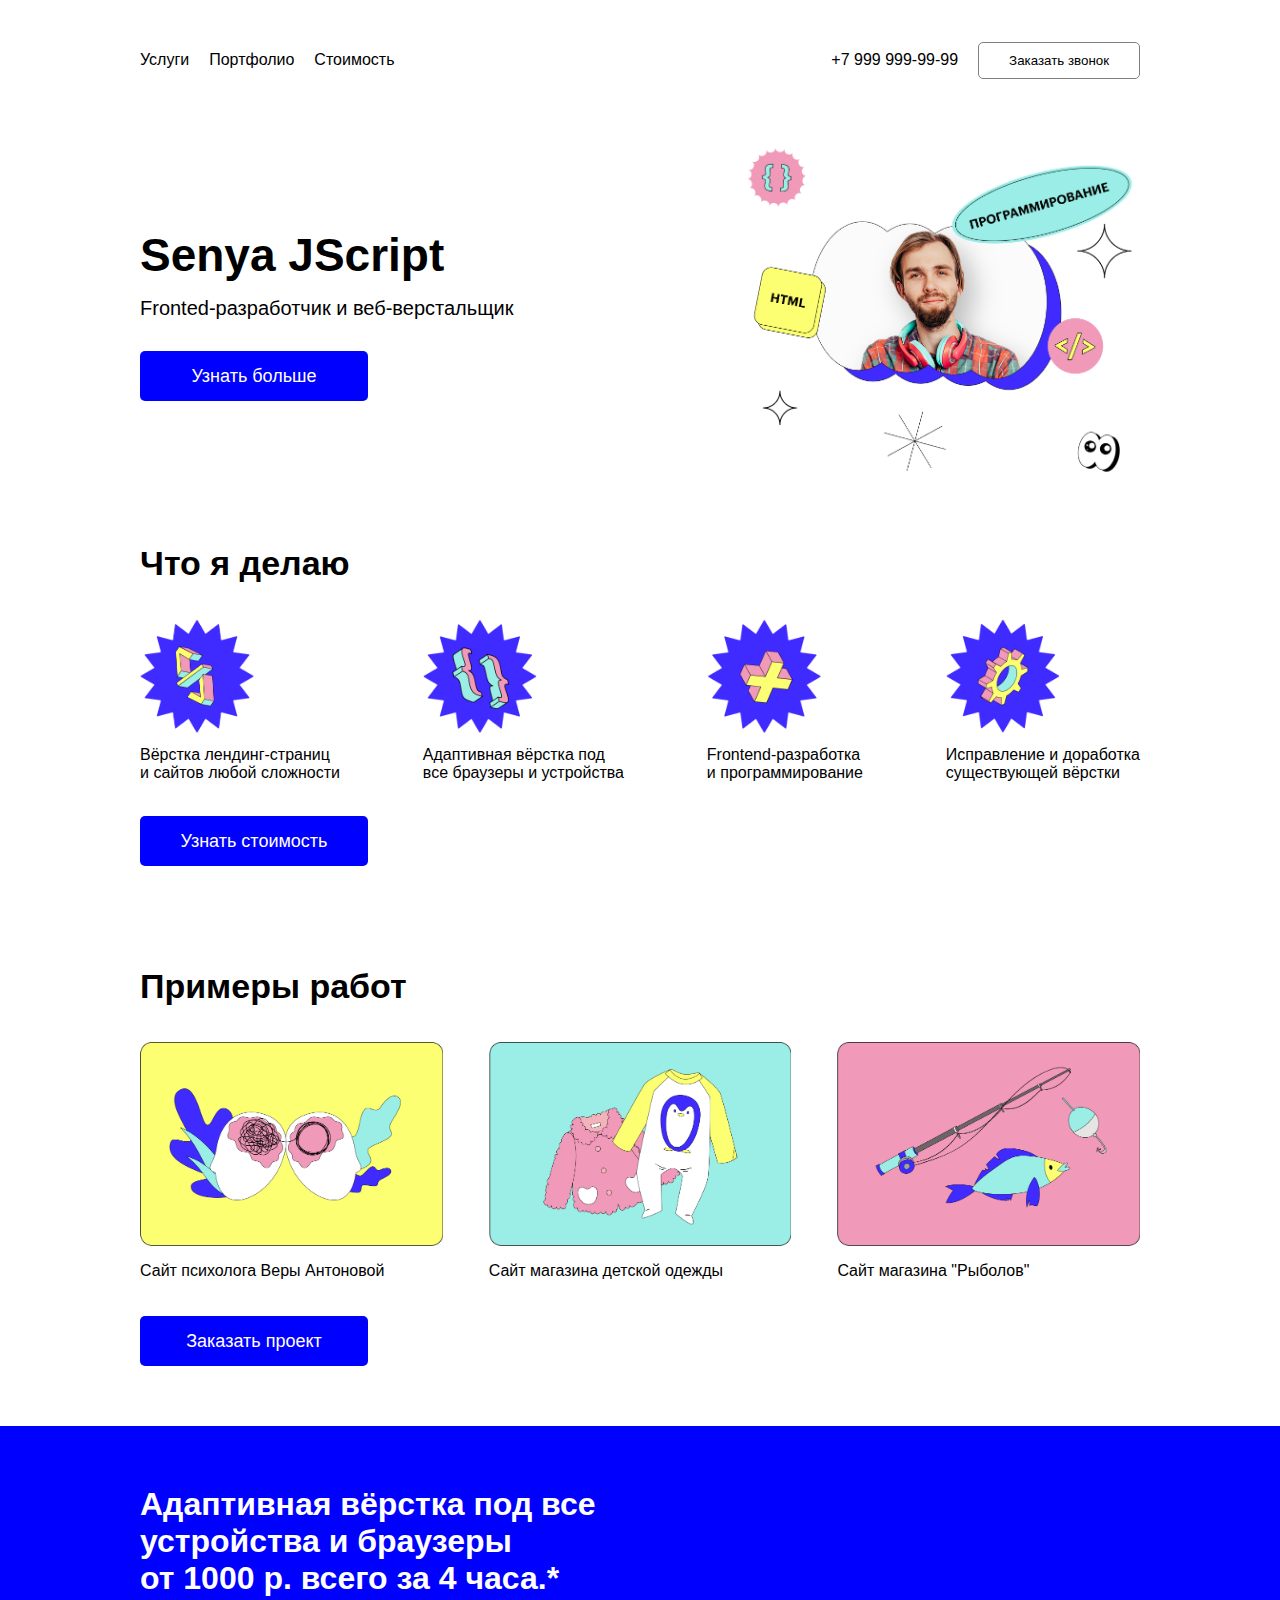
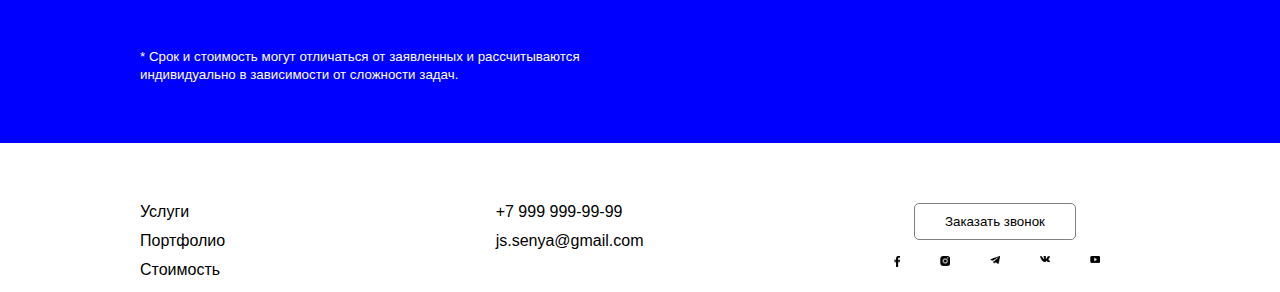
<file: intensive/index.html>
<!DOCTYPE html>
<html>
<head>
    <meta charset="UTF-8">
    <meta http-equiv="X-UA-Compatible" content="IE=edge">
    <meta name="viewport" content="width=device-width, initial-scale=1.0">
    <title>Course Senya JScript</title>
    <style>
        html, body {
            font-family: Arial, Helvetica, sans-serif;
            margin: 0;
            padding: 0;
            width: 100%;
            height: 100%;
        }
        .fixed-container {
            width: 1000px;
            margin: 0 auto 0 auto;
        }
        header {
            height: 120px;
            display: flex;
            justify-content: space-between;
            align-items: center;
        }
        nav {
            display: flex;
            align-items: center;
        }
        nav a {
            margin-right: 20px;
            color: black;
            text-decoration: none;
        }
        nav a:hover {
            text-decoration: underline;
        }
        .phone-button {
            display: flex;
            align-items: center;
            justify-content: flex-end;
        }
        .light-button {
            margin-left: 20px;
            border: 1px solid gray;
            background-color: transparent;
            border-radius: 5px;
            padding: 10px 30px 10px 30px;
            cursor: pointer;
        }


        .first-block {
            height: 386px;
            background-image: url('./img/man.png');
            background-size: 400px;
            background-repeat: no-repeat;
            background-position: right center;
            display: flex;
            flex-direction: column;
            justify-content: center;
            align-items: left;
        }
        h1 {
            font-size: 46px;
            line-height: 58px;
            margin: 0;
            margin-bottom: 10px;
        }
        .first-description {
            font-size: 20px;
            line-height: 29px;
            margin-bottom: 28px;
        }
        .first-block button {
            width: 228px;
            margin-left: 0;
            border: 1px blue;
            background-color: blue;
            color: white;
            border-radius: 5px;
            padding: 15px 40px 15px 40px;
            font-size: 18px;
            line-height: 20px;
            cursor: pointer;
        }
        
        .services-block {
            margin-bottom: 91px;
        }
        h2 {
            margin-bottom: 26px;
            font-size: 34px;
            line-height: 59px;
        }
        .services-list {
            display: flex;
            justify-content: space-between;
            margin: 20px 0 34px 0;
        }
        .services-list div {
            padding-top: 127px;
            background-size: 114px;
            background-repeat: no-repeat;
            background-position: left top;
        }
        .services-block button {
            width: 228px;
            margin-left: 0;
            border: 1px blue;
            background-color: blue;
            color: white;
            border-radius: 5px;
            padding: 15px 40px 15px 40px;
            font-size: 18px;
            line-height: 20px;
            cursor: pointer;
        }
        .service-1 {
            background-image: url('./img/1.png');
        }

        .service-2 {
            background-image: url('./img/2.png');
        }

        .service-3 {
            background-image: url('./img/3.png');
        }

        .service-4 {
            background-image: url('./img/4.png');
        }

        
        .site-list {
            display: flex;
            justify-content: space-between;
            margin: 20px 0 20px 0;
        }
        .site-list div {
            width: 302.61px;
            height: 33.97px;
            padding-top: 220px;
            background-size: contain;
            background-repeat: no-repeat;
            background-position: left top;
        }
        .site-block button {
            width: 228px;
            margin-left: 0;
            border: 1px blue;
            background-color: blue;
            color: white;
            border-radius: 5px;
            padding: 15px 40px 15px 40px;
            font-size: 18px;
            line-height: 20px;
            cursor: pointer;
        }
        .site-1 {
            background-image: url('./img/e1.png');
        }

        .site-2 {
            background-image: url('./img/e2.png');
        }

        .site-3 {
            background-image: url('./img/e3.png');
        }
          /* PRICES BLOCK STYLES */
          .prices-block {
            margin: 60px 0 60px 0;
            background-color: blue;
            padding: 60px 0 60px 0;
            color: white;
        }
        .price-text {
            font-weight: bold;
            font-size: 32px;
            margin-bottom: 50px;
        }

         /* PRICES BLOCK STYLES */

         .popup-layout {
            position: fixed;
            height: 100%;
            width: 100%;
            background-color: #0000009e;
            z-index: 10;
            display: none;
            justify-content: center;
            align-items: center;
        }

        .popup {
            width: 300px;
            background-color: white;
            border-radius: 10px;
            padding: 20px;
        }

        .popup-close {
            height: 32px;
            width: 32px;
            float: right;
            background-image: url('./img/close.png');
            background-size: 30px;
            background-repeat: no-repeat;
            background-position: center center;
            clear: both;
            cursor: pointer;
        }

        h3 {
            margin: 0;
        }

        .form-field {
            margin: 20px 0 20px 0;
        }
        .form-field input {
            width: 80%;
        }

        .button-container {
            display: flex;
            justify-content: center;
        }

        .footer-block {
            display: flex;
            justify-content: space-between;
        }
        .footer-nav {
            display: flex;
            flex-direction: column;
            align-items: flex-start;
        }
        .footer-nav a {
            margin-bottom: 11px;
        }
        .phone {
            margin-bottom: 11px;
        }
        li {
            list-style-type: none;
            margin-right: 40px;
            padding-top: 10px;
            background-size: contain;
            background-repeat: no-repeat;
            background-position: left top;
        }
        .footer-social ul{
            display: flex;
            padding: 0;
        }
        .social-1 {
            width: 6px;
            height: 6px;
            background-image: url(./img/fb.png);
        }
        .social-2 {
            width: 10px;
            height: 10px;
            background-image: url(./img/inst.png);
        }
        .social-3 {
            width: 10px;
            height: 10px;
            background-image: url(./img/telegram.png);
        }
        .social-4 {
            width: 10px;
            height: 10px;
            background-image: url(./img/vk.png);
        }
        .social-5 {
            width: 10px;
            height: 10px;
            background-image: url(./img/you.png);
        }
      
    </style>
    <script src="https://ajax.googleapis.com/ajax/libs/jquery/3.5.1/jquery.min.js"></script>
    <script>
        $(function(){
            $('button').on('click', function(){
                $('.popup-layout').css('display', 'flex');
            });

            $('.popup-layout').on('click', function(event){
                if(event.target === this) {
                    $('.popup-layout').css('display', 'none');
                }
            });

            $('.popup-close').on('click', function(){
                $('.popup-layout').css('display', 'none');
            });

            $('input[type="submit"]').on('click', function(){
                let request = {
                    'name': $('#name').val(),
                    'email': $('#email').val()
                };
                $.post('/api.php', request, function(response){
                    if(response == '1') {
                        $('.popup-layout').css('display', 'none');
                    } else {
                        alert('Ошибка :(');
                    }
                });
            });
        });
    </script>
</head>
<body>
    <div class="popup-layout">
        <div class="popup">
            <div class="popup-close"></div>
            <h3>Оставьте заявку</h3>
            <div class="form-field">
                <input type="text" placeholder="Имя" id="name">
            </div>
            <div class="form-field">
                <input type="email" placeholder="E-mail" id="email">
            </div>
            <div class="button-container">
                <input type="submit" class="light-button" value="Отправить">
            </div>
        </div>
    </div>
    <header class="fixed-container">
        <nav>
            <a href="#">Услуги</a>
            <a href="#">Портфолио</a>
            <a href="#">Стоимость</a>
        </nav>
        <div class="phone-button">
            <div>+7 999 999-99-99</div>
            <button class="light-button">Заказать звонок</button>
        </div>
    </header>
    <section class="fixed-container first-block">
        <h1>Senya JScript</h1>
        <div class="first-description">Fronted-разработчик и веб-верстальщик</div>
        <button class="light-button">Узнать больше</button>
    </section>
    <section class="fixed-container services-block">
        <h2>Что я делаю</h2>
        <div class="services-list">
            <div class="service-1">Вёрстка лендинг-страниц<br>и сайтов любой сложности</div>
            <div class="service-2">Адаптивная вёрстка под<br>все браузеры и устройства</div>
            <div class="service-3">Frontend-разработка<br>и программирование</div>
            <div class="service-4">Исправление и доработка<br>существующей вёрстки</div>
        </div>
        <button class="light-button">Узнать стоимость</button>
    </section>
    <section class="fixed-container site-block">
        <h2>Примеры работ</h2>
        <div class="site-list">
            <div class="site-1">Сайт психолога Веры Антоновой</div>
            <div class="site-2">Сайт магазина детской одежды</div>
            <div class="site-3">Сайт магазина "Рыболов"</div>
        </div>
        <button class="light-button">Заказать проект</button>
    </section>
    <!-- PRICES BLOCK -->
    <section class="prices-block">
        <div class="fixed-container">
            <div class="price-text">
                Адаптивная вёрстка под все<br>
                устройства и браузеры<br>
                от 1000 р. всего за 4 часа.*
            </div>
            <small>* Срок и стоимость могут отличаться от заявленных и рассчитываются<br>индивидуально в зависимости от сложности задач.</small>
        </div>
    </section>
    <!--/PRICES BLOCK -->
    <footer class="fixed-container footer-block">
        <nav class="footer-nav">
            <a href="#">Услуги</a>
            <a href="#">Портфолио</a>
            <a href="#">Стоимость</a>
        </nav>
        <div class="footer-phone">
            <div class="phone">+7 999 999-99-99</div>
            <div class="mail">js.senya@gmail.com</div>
        </div>
        <div class="footer-social">
            <button class="light-button">Заказать звонок</button>
            <ul>
                <li class="social-1"></li>
                <li class="social-2"></li>
                <li class="social-3"></li>
                <li class="social-4"></li>
                <li class="social-5"></li>
            </ul>
        </div>
    </footer>
</body>
</html>
<!-- CREATE TABLE orders(id INT NOT NULL AUTO_INCREMENT, `time` DATETIME NOT NULL, name TINYTEXT, email TINYTEXT, PRIMARY KEY(id)); -->
</file>
